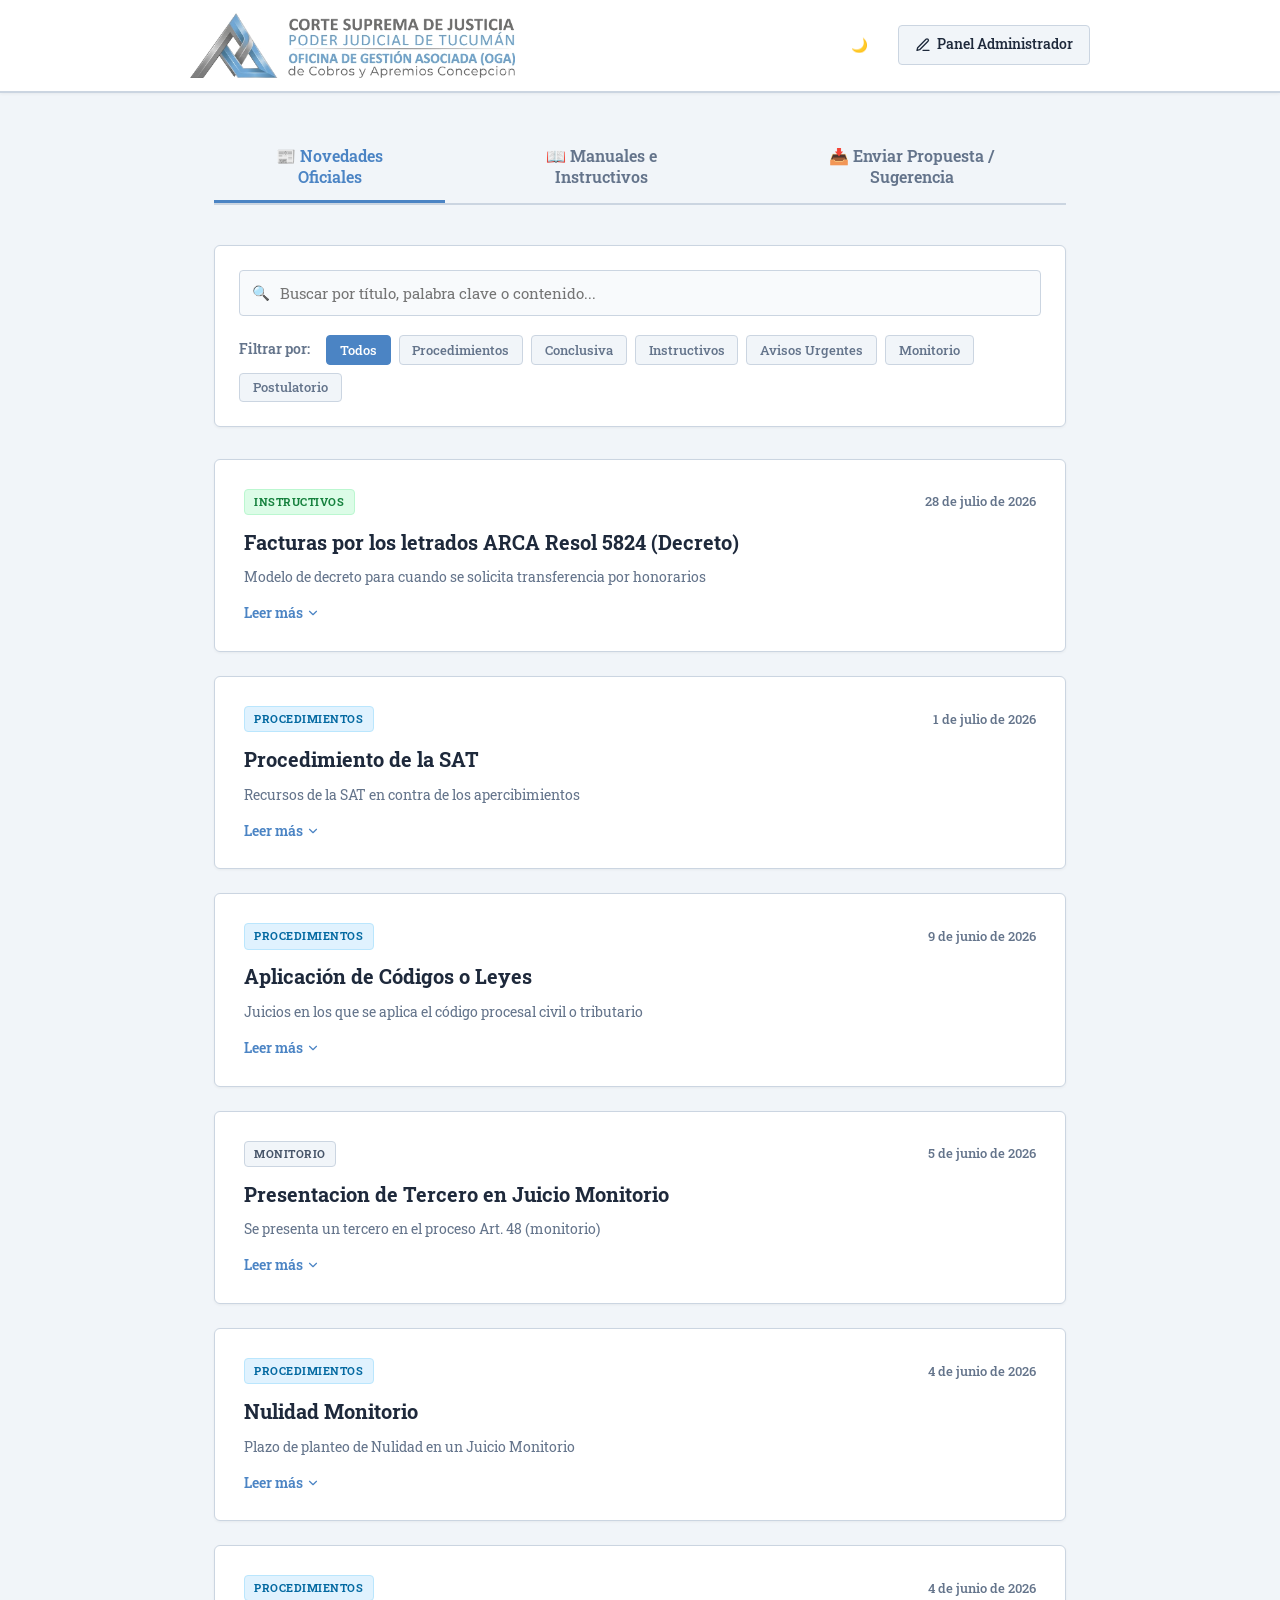
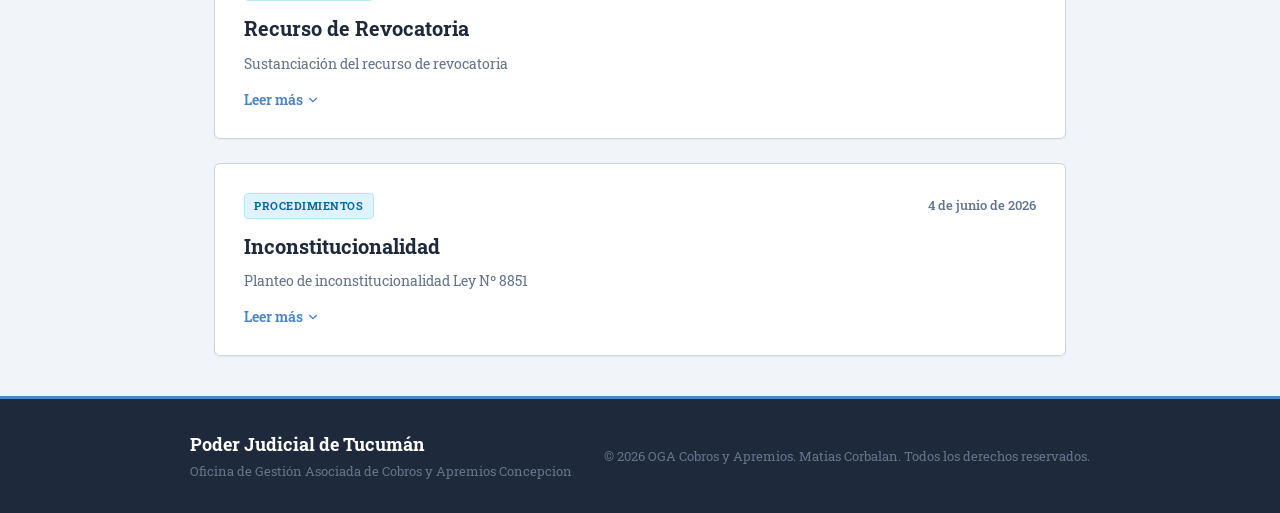
<file: index.html>
<!DOCTYPE html>
<html lang="es">
<head>
  <meta charset="UTF-8">
  <meta name="viewport" content="width=device-width, initial-scale=1.0">
  <title>Novedades | OGA de Cobros y Apremios - Poder Judicial de Tucumán</title>
  <meta name="description" content="Canal oficial de novedades, resoluciones, instructivos y avisos urgentes de la Oficina de Gestión Asociada de Cobros y Apremios.">
  
  <!-- Estilos -->
  <link rel="stylesheet" href="css/styles.css">
  
  <!-- Iconos (Símbolo de OGA de Concepción) -->
  <link rel="icon" type="image/x-icon" href="favicon.ico">
  <link rel="icon" type="image/png" sizes="32x32" href="assets/favicon.png">
  <link rel="apple-touch-icon" sizes="180x180" href="assets/apple-touch-icon.png">
</head>
<body>

  <!-- Encabezado Institucional (Diseño Claro al estilo de acordadas.justucuman.gov.ar) -->
  <header>
    <div class="header-container">
      <div class="brand">
        <!-- Restauración del logo original de la OGA -->
        <img src="assets/logo.png" alt="Logo Corte Suprema de Justicia - Poder Judicial de Tucumán - OGA Cobros y Apremios Concepcion" class="brand-logo">
      </div>
      <div class="nav-links">
        <!-- Botón de cambio de tema Claro / Oscuro -->
        <button id="theme-toggle" class="nav-btn secondary" title="Cambiar tema claro/oscuro">
          <span class="theme-icon">🌙</span>
        </button>
        <!-- Este botón redirige al panel autoadministrable -->
        <a href="admin/" class="nav-btn">
          <svg width="16" height="16" viewBox="0 0 24 24" fill="none" stroke="currentColor" stroke-width="2" stroke-linecap="round" stroke-linejoin="round"><path d="M12 20h9"/><path d="M16.5 3.5a2.12 2.12 0 0 1 3 3L7 19l-4 1 1-4Z"/></svg>
          Panel Administrador
        </a>
      </div>
    </div>
  </header>

  <!-- Cuerpo Principal (Ancho completo centrado sin barra lateral) -->
  <main class="main-wrapper">
    
    <!-- Selector de Pestañas Principales (Novedades vs Manuales) -->
    <nav class="main-nav-tabs">
      <button class="main-tab-btn active" data-main-tab="news">📰 Novedades Oficiales</button>
      <button class="main-tab-btn" data-main-tab="manuals">📖 Manuales e Instructivos</button>
      <button class="main-tab-btn" data-main-tab="requests">📥 Enviar Propuesta / Sugerencia</button>
    </nav>

    <!-- Contenido Pestaña 1: Novedades -->
    <div id="news-tab-content" class="main-tab-content active">
      <section class="content-section">
        <!-- Banner de Avisos Urgentes (Se activa dinámicamente vía JS) -->
        <div id="urgent-alert" class="urgent-banner">
          <div class="urgent-icon">🚨</div>
          <div class="urgent-content">
            <h3 id="urgent-title">Aviso de Interés Urgente</h3>
            <p id="urgent-desc">Cargando aviso...</p>
          </div>
        </div>

        <!-- Buscador y Filtros -->
        <div class="search-filter-section">
          <div class="search-box">
            <input type="text" id="search-input" class="search-input" placeholder="Buscar por título, palabra clave o contenido...">
          </div>
          <div class="filter-tags" id="filter-tags-container">
            <span class="filter-label">Filtrar por:</span>
            <!-- Se generarán dinámicamente vía JS (el botón "Todos" y las categorías de noticias.json) -->
          </div>
        </div>

        <!-- Contenedor dinámico de novedades -->
        <div id="news-list" class="news-container">
          <!-- Renderizado por JS -->
          <div class="no-results">
            <p>Cargando novedades oficiales...</p>
          </div>
        </div>
      </section>
    </div>

    <!-- Contenido Pestaña 2: Manuales e Instructivos -->
    <div id="manuals-tab-content" class="main-tab-content">
      <section class="content-section">
        <!-- Listado General de Manuales -->
        <div id="manuals-list-container">
          <div class="search-filter-section">
            <div class="search-box">
              <input type="text" id="manual-search-input" class="search-input" placeholder="Buscar instructivos por título o descripción...">
            </div>
          </div>
          <div id="manuals-grid" class="news-container">
            <!-- Cargado por JS -->
            <div class="no-results">
              <p>Cargando instructivos oficiales...</p>
            </div>
          </div>
        </div>

        <!-- Vista de Detalle de un Manual (Paso a Paso) -->
        <div id="manual-detail-container" style="display: none;">
          <div style="margin-bottom: 2rem;">
            <button id="btn-back-to-manuals" class="nav-btn secondary">
              <svg width="14" height="14" viewBox="0 0 24 24" fill="none" stroke="currentColor" stroke-width="2" stroke-linecap="round" stroke-linejoin="round"><path d="M19 12H5"/><path d="m12 19-7-7 7-7"/></svg>
              Volver al listado
            </button>
            <h1 id="manual-detail-title" style="margin-top: 1.5rem; color: var(--primary-dark); font-size: 1.6rem; font-weight: 700;">Título del Instructivo</h1>
            <p id="manual-detail-desc" class="news-summary" style="margin-top: 0.5rem; font-size: 1rem;">Descripción detallada.</p>
          </div>
          
          <!-- Contenedor de la línea de tiempo vertical -->
          <div id="manual-steps-timeline" class="timeline-container">
            <!-- Cargado por JS -->
          </div>
        </div>
      </section>
    </div>

    <!-- Contenido Pestaña 3: Propuestas y Sugerencias -->
    <div id="requests-tab-content" class="main-tab-content">
      <section class="content-section" style="max-width: 600px; margin: 0 auto;">
        <div class="admin-card" style="border-top: 4px solid var(--primary-light);">
          <div style="text-align: center; margin-bottom: 1.5rem;">
            <h2 style="font-size: 1.4rem; color: var(--primary-dark); margin-bottom: 0.3rem;">Enviar Propuesta o Sugerencia</h2>
            <p style="color: var(--text-muted); font-size: 0.85rem;">Enviá tus consultas, correcciones u observaciones de funciones para ser evaluadas por el administrador.</p>
          </div>
          
          <form id="public-request-form">
            <div class="form-group">
              <label for="req-name">Tu Nombre y Apellido *</label>
              <input type="text" id="req-name" class="form-control" placeholder="Ej: Dr. Juan Pérez" required>
            </div>
            
            <div class="form-group">
              <label for="req-detail">Detalle de la Tarea / Corrección / Función *</label>
              <textarea id="req-detail" class="form-control" placeholder="Describa claramente lo que solicita u observa en el sistema..." rows="5" required></textarea>
            </div>
            
            <button type="submit" id="btn-submit-request" class="action-btn" style="width: 100%; padding: 0.75rem; margin-top: 1rem;">Enviar Propuesta</button>
          </form>
          
          <div id="request-success-msg" style="display: none; text-align: center; margin-top: 1.5rem; padding: 1.5rem; background: #dcfce7; border: 1px solid #bbf7d0; color: #166534; border-radius: var(--radius-sm);">
            <div style="font-size: 2rem; margin-bottom: 0.5rem;">✅</div>
            <strong>¡Propuesta enviada con éxito!</strong>
            <p style="font-size: 0.85rem; margin-top: 0.3rem; color: #14532d;">Ha sido registrada en la planilla y quedará bajo evaluación del administrador de la OGA.</p>
            <button type="button" id="btn-new-request" class="action-btn secondary" style="margin-top: 1rem; font-size: 0.8rem; padding: 0.4rem 0.8rem;">Enviar otra propuesta</button>
          </div>
        </div>
      </section>
    </div>
  </main>

  <!-- Pie de Página -->
  <footer>
    <div class="footer-content">
      <div class="footer-brand">
        <h2>Poder Judicial de Tucumán</h2>
        <p>Oficina de Gestión Asociada de Cobros y Apremios Concepcion</p>
      </div>
      <div class="footer-copy">
        &copy; 2026 OGA Cobros y Apremios. Matias Corbalan. Todos los derechos reservados.
      </div>
    </div>
  </footer>

  <!-- Scripts del Sistema -->
  <script src="js/app.js"></script>
</body>
</html>
</file>
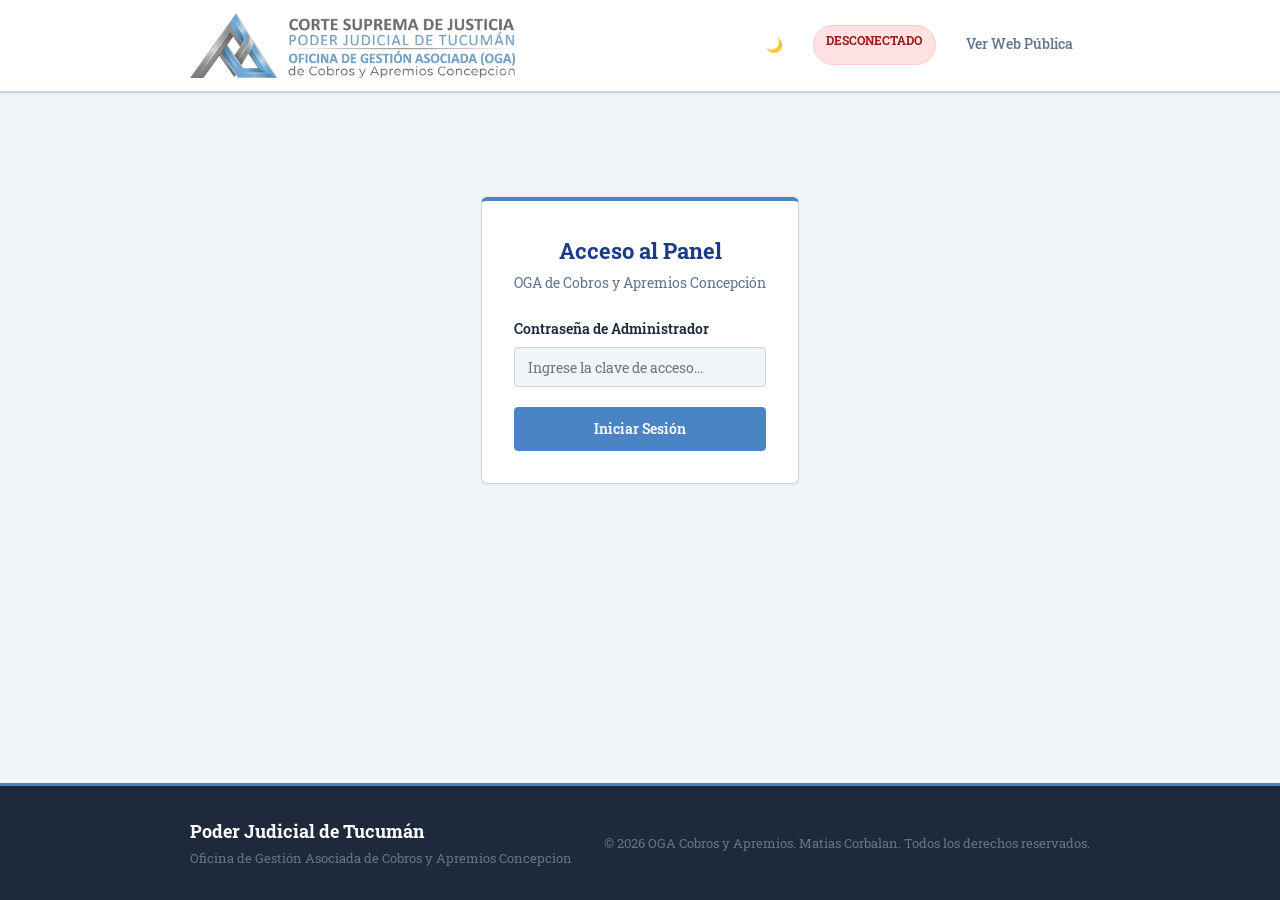
<file: admin/index.html>
<!DOCTYPE html>
<html lang="es">
<head>
  <meta charset="utf-8" />
  <meta name="viewport" content="width=device-width, initial-scale=1.0" />
  <title>Administrador de Novedades | OGA de Cobros y Apremios</title>
  
  <!-- Estilos compartidos -->
  <link rel="stylesheet" href="../css/styles.css">
  
  <!-- Iconos (Símbolo de OGA de Concepción) -->
  <link rel="icon" type="image/x-icon" href="../favicon.ico">
  <link rel="icon" type="image/png" sizes="32x32" href="../assets/favicon.png">
  <link rel="apple-touch-icon" sizes="180x180" href="../assets/apple-touch-icon.png">
</head>
<body>

  <header>
    <div class="header-container">
      <div class="brand">
        <!-- Restauración del logo original de la OGA -->
        <img src="../assets/logo.png" alt="Logo Poder Judicial de Tucumán" class="brand-logo">
      </div>
      <div class="nav-links">
        <!-- Botón de cambio de tema Claro / Oscuro -->
        <button id="theme-toggle" class="nav-btn secondary" title="Cambiar tema claro/oscuro">
          <span class="theme-icon">🌙</span>
        </button>
        <span id="connection-status" class="connection-badge danger">Desconectado</span>
        <button id="btn-disconnect" class="nav-btn" style="display: none;">Salir del Panel</button>
        <a href="../index.html" class="nav-btn secondary">Ver Web Pública</a>
      </div>
    </div>
  </header>

  <!-- Cuerpo Principal (Login o Dashboard) -->
  <main class="main-wrapper">
    
    <!-- Contenedor del Login (Se muestra por defecto) -->
    <div id="login-container" class="admin-card" style="max-width: 450px; margin: 4rem auto; display: block; border-top: 4px solid var(--primary-light);">
      <div style="text-align: center; margin-bottom: 1.5rem;">
        <h2 style="font-size: 1.4rem; color: var(--primary-dark); margin-bottom: 0.3rem;">Acceso al Panel</h2>
        <p style="color: var(--text-muted); font-size: 0.85rem;">OGA de Cobros y Apremios Concepción</p>
      </div>
      
      <form id="login-form">
        <div class="form-group">
          <label for="admin-password">Contraseña de Administrador</label>
          <input type="password" id="admin-password" class="form-control" placeholder="Ingrese la clave de acceso..." required>
        </div>
        <button type="submit" class="action-btn" style="width: 100%; padding: 0.75rem;">Iniciar Sesión</button>
      </form>
    </div>

    <!-- Contenedor del Dashboard (Oculto por defecto hasta loguearse) -->
    <div id="dashboard-container" style="display: none;">
      
      <!-- Barra de Pestañas -->
      <nav class="admin-nav-bar">
        <button class="tab-btn active" data-tab="news">📰 Novedades Publicadas</button>
        <button class="tab-btn" data-tab="categories">🏷️ Categorías de Filtros</button>
        <button class="tab-btn" data-tab="manuals">📖 Gestionar Manuales</button>
        <button class="tab-btn" data-tab="requests">📥 Propuestas de Usuarios</button>
      </nav>

      <!-- Pestaña: Novedades -->
      <section id="news-tab" class="tab-content active">
        <div class="admin-card">
          <div class="admin-card-header">
            <h2>Gestión de Novedades de la OGA</h2>
            <button id="btn-add-news" class="action-btn">＋ Agregar Novedad</button>
          </div>
          
          <div style="overflow-x: auto;">
            <table class="admin-table">
              <thead>
                <tr>
                  <th>Título</th>
                  <th>Categoría</th>
                  <th>Fecha</th>
                  <th>Acciones</th>
                </tr>
              </thead>
              <tbody id="news-table-body">
                <!-- Renderizado por js/admin.js -->
              </tbody>
            </table>
          </div>
        </div>
      </section>

      <!-- Pestaña: Categorías -->
      <section id="categories-tab" class="tab-content">
        <div class="admin-card">
          <div class="admin-card-header">
            <h2>Configuración de Filtros (Categorías)</h2>
          </div>
          
          <div class="warning-box" style="background: #e0f2fe; border-color: #bae6fd; border-left-color: #0284c7; color: #0369a1;">
            <strong>Integridad de datos activa:</strong> Si modificás el nombre de una categoría existente, el sistema buscará todas las novedades publicadas y actualizará automáticamente su categoría para evitar que queden desvinculadas.
          </div>

          <div class="categories-container">
            <form id="add-category-form" class="add-category-box">
              <input type="text" id="new-category-input" class="form-control" placeholder="Ej: Acordadas" required>
              <button type="submit" class="action-btn">＋ Añadir Categoría</button>
            </form>

            <ul id="categories-list" class="categories-list-ul">
              <!-- Renderizado por js/admin.js -->
            </ul>
          </div>
        </div>
      </section>

      <!-- Pestaña: Manuales e Instructivos -->
      <section id="manuals-tab" class="tab-content">
        <div class="admin-card">
          <div class="admin-card-header">
            <h2>Gestión de Manuales e Instructivos</h2>
            <button id="btn-add-manual" class="action-btn">＋ Agregar Manual</button>
          </div>
          
          <div style="overflow-x: auto;">
            <table class="admin-table">
              <thead>
                <tr>
                  <th>Título</th>
                  <th>Pasos</th>
                  <th>Fecha</th>
                  <th>Acciones</th>
                </tr>
              </thead>
              <tbody id="manuals-table-body">
                <!-- Renderizado por js/admin.js -->
              </tbody>
            </table>
          </div>
        </div>
      </section>

      <!-- Pestaña: Propuestas y Requerimientos Recibidos (Google Sheets) -->
      <section id="requests-tab" class="tab-content">
        <div class="admin-card">
          <div class="admin-card-header" style="flex-wrap: wrap; gap: 1rem;">
            <h2>Propuestas e Informes de Usuarios</h2>
            <!-- Configuración del script de Google -->
            <div style="display: flex; gap: 0.5rem; align-items: center; width: 100%; max-width: 500px; margin-left: auto;">
              <input type="url" id="google-script-url-input" class="form-control" placeholder="Pegar URL de Google Apps Script Web App..." style="padding: 0.4rem 0.6rem; font-size: 0.8rem;">
              <button type="button" id="btn-save-google-url" class="action-btn" style="padding: 0.4rem 0.8rem; font-size: 0.8rem; white-space: nowrap;">Guardar URL</button>
            </div>
          </div>
          
          <div class="warning-box" id="google-config-warning" style="background: #fee2e2; border-color: #fecaca; border-left-color: #ef4444; color: #991b1b; display: block;">
            <strong>Falta Configuración:</strong> Pegá la URL de tu aplicación web de Google Script arriba para conectar con la base de datos de Google Sheets y visualizar las sugerencias recibidas.
          </div>

          <div style="overflow-x: auto;">
            <table class="admin-table">
              <thead>
                <tr>
                  <th>Fecha</th>
                  <th>Usuario</th>
                  <th>Detalle de la Propuesta / Función</th>
                  <th>Estado</th>
                  <th>Acciones</th>
                </tr>
              </thead>
              <tbody id="requests-table-body">
                <tr><td colspan="5" style="text-align: center;">Ingrese la URL de su Script para conectarse a Google Sheets.</td></tr>
              </tbody>
            </table>
          </div>
        </div>
      </section>

    </div>
  </main>

  <!-- Pie de Página -->
  <footer>
    <div class="footer-content">
      <div class="footer-brand">
        <h2>Poder Judicial de Tucumán</h2>
        <p>Oficina de Gestión Asociada de Cobros y Apremios Concepcion</p>
      </div>
      <div class="footer-copy">
        &copy; 2026 OGA Cobros y Apremios. Matias Corbalan. Todos los derechos reservados.
      </div>
    </div>
  </footer>

  <!-- Modal para Agregar/Editar Novedades -->
  <div id="news-modal" class="modal-overlay">
    <div class="modal-container">
      <div class="modal-header">
        <h3 id="modal-title">Nueva Novedad</h3>
      </div>
      <form id="news-form">
        <div class="modal-body">
          <div class="form-group">
            <label for="news-title">Título de la Novedad *</label>
            <input type="text" id="news-title" class="form-control" placeholder="Ej: Nuevas planillas de liquidación..." required>
          </div>
          
          <div style="display: grid; grid-template-columns: 1fr 1fr; gap: 1rem;">
            <div class="form-group">
              <label for="news-date">Fecha de Publicación *</label>
              <input type="date" id="news-date" class="form-control" required>
            </div>
            <div class="form-group">
              <label for="news-category">Categoría (Filtro) *</label>
              <select id="news-category" class="form-control" required>
                <!-- Se poblará dinámicamente con las categorías de categorias.json -->
              </select>
            </div>
          </div>

          <div class="form-group">
            <label for="news-summary">Resumen Breve *</label>
            <input type="text" id="news-summary" class="form-control" placeholder="Vista previa rápida (una línea) que aparece en la portada..." required>
          </div>

          <div class="form-group">
            <label for="news-content">Contenido Detallado *</label>
            <textarea id="news-content" class="form-control" placeholder="Contenido completo de la noticia. Soporta formato Markdown simple (ej: **negrita**, listas con * e hilos de títulos ###)" required></textarea>
          </div>

          <div style="display: grid; grid-template-columns: 1fr 1.5fr; gap: 1rem;">
            <div class="form-group">
              <label for="news-attach-name">Nombre del Adjunto (Opcional)</label>
              <input type="text" id="news-attach-name" class="form-control" placeholder="Ej: Resolucion_12_2026.pdf">
            </div>
            <div class="form-group">
              <label for="news-attach-url">URL del Adjunto / Enlace (Opcional)</label>
              <input type="url" id="news-attach-url" class="form-control" placeholder="Ej: https://tudominio.com/archivos/doc.pdf">
            </div>
          </div>
        </div>
        <div class="modal-footer">
          <button type="button" id="btn-cancel-news" class="action-btn secondary">Cancelar</button>
          <button type="submit" class="action-btn">Publicar Novedad</button>
        </div>
      </form>
    </div>
  </div>

  <!-- Modal para Agregar/Editar Manuales -->
  <div id="manuals-modal" class="modal-overlay">
    <div class="modal-container" style="max-width: 700px;">
      <div class="modal-header">
        <h3 id="manual-modal-title">Nuevo Instructivo</h3>
      </div>
      <form id="manuals-form">
        <div class="modal-body">
          <div class="form-group">
            <label for="manual-title">Título del Manual *</label>
            <input type="text" id="manual-title" class="form-control" placeholder="Ej: Mandamiento de Ejecución y Embargo" required>
          </div>

          <div class="form-group">
            <label for="manual-date">Fecha *</label>
            <input type="date" id="manual-date" class="form-control" style="max-width: 200px;" required>
          </div>

          <div class="form-group">
            <label for="manual-desc">Descripción Breve *</label>
            <input type="text" id="manual-desc" class="form-control" placeholder="Resumen corto que aparece en el listado..." required>
          </div>

          <div style="border-top: 1px solid var(--border-color); margin-top: 1.5rem; padding-top: 1.5rem;">
            <div style="display: flex; justify-content: space-between; align-items: center; margin-bottom: 1rem;">
              <h4 style="color: var(--primary-dark); font-weight: 700; font-size: 1.05rem;">Pasos del Instructivo</h4>
              <button type="button" id="btn-add-step" class="action-btn secondary" style="padding: 0.35rem 0.8rem; font-size: 0.8rem;">＋ Añadir Paso</button>
            </div>
            
            <!-- Contenedor de pasos dinámicos -->
            <div id="manual-steps-container" style="display: flex; flex-direction: column; gap: 1rem; max-height: 400px; overflow-y: auto; padding-right: 0.5rem;">
              <!-- Se generarán dinámicamente -->
            </div>
          </div>
        </div>
        <div class="modal-footer">
          <button type="button" id="btn-cancel-manual" class="action-btn secondary">Cancelar</button>
          <button type="submit" class="action-btn">Publicar Instructivo</button>
        </div>
      </form>
    </div>
  </div>

  <!-- Contenedor Toast para Notificaciones Flotantes -->
  <div id="toast" class="toast">
    <span id="toast-message">Guardando cambios...</span>
  </div>

  <!-- Scripts -->
  <script src="../js/admin.js"></script>
</body>
</html>
</file>
<file: css/styles.css>
/* Import Google Fonts: Roboto Slab (as used in acordadas.justucuman.gov.ar) */
@import url('https://fonts.googleapis.com/css2?family=Roboto+Slab:wght@300;400;500;600;700&display=swap');

/* Color Design System aligned with the Poder Judicial de Tucumán website */
:root {
  --primary-color: #334155;      /* Slate 700 - Texto principal y elementos neutros */
  --primary-light: #4b84c4;      /* Azul Acero - Color predominante del logo */
  --primary-dark: #1e3a8a;       /* Azul Marino Judicial */
  --accent-color: #d97706;       /* Dorado/Bronce suave para llamados de atención */
  --bg-color: #f1f5f9;           /* Fondo gris neutral claro */
  --card-bg: #ffffff;            /* Fondo de tarjetas blanco */
  --text-main: #1e293b;          /* Texto principal Slate 800 */
  --text-muted: #64748b;         /* Texto secundario Slate 500 */
  --border-color: #cbd5e1;       /* Bordes definidos estilo documento (Slate 300) */
  --radius-sm: 4px;              /* Bordes más rectos estilo formal/documental */
  --radius-md: 6px;
  --font-family: 'Roboto Slab', Georgia, serif;
  --transition: all 0.2s ease-in-out;
  --shadow-sm: 0 1px 3px rgba(0, 0, 0, 0.05);
  --shadow-md: 0 4px 6px -1px rgba(0, 0, 0, 0.05), 0 2px 4px -2px rgba(0, 0, 0, 0.05);
}

/* Modo Oscuro Premium */
body.dark-theme {
  --primary-color: #e2e8f0;      /* Claro para contraste en fondo oscuro */
  --primary-light: #60a5fa;      /* Azul cian brillante */
  --primary-dark: #3b82f6;
  --accent-color: #f59e0b;
  --bg-color: #0f172a;          /* Fondo oscuro Slate 900 */
  --card-bg: #1e293b;           /* Tarjetas Slate 800 */
  --text-main: #f8fafc;         /* Texto claro Slate 50 */
  --text-muted: #94a3b8;        /* Texto atenuado Slate 400 */
  --border-color: #334155;      /* Bordes oscuros Slate 700 */
}

/* Reset y diseño base */
* {
  box-sizing: border-box;
  margin: 0;
  padding: 0;
  font-family: var(--font-family) !important;
}

body {
  background-color: var(--bg-color);
  color: var(--text-main);
  line-height: 1.6;
  -webkit-font-smoothing: antialiased;
  display: flex;
  flex-direction: column;
  min-height: 100vh;
}

/* Header al estilo de acordadas.justucuman.gov.ar (Fondo claro e institucional) */
header {
  background-color: var(--card-bg);
  padding: 0.8rem 1.5rem;
  box-shadow: var(--shadow-sm);
  border-bottom: 2px solid var(--border-color);
  transition: var(--transition);
}

.header-container {
  max-width: 900px;
  margin: 0 auto;
  display: flex;
  justify-content: space-between;
  align-items: center;
  flex-wrap: wrap;
  gap: 1rem;
}

.brand {
  display: flex;
  align-items: center;
}

/* Imagen del Logo original */
.brand-logo {
  height: 65px;
  width: auto;
  max-width: 100%;
  display: block;
  transition: var(--transition);
}

/* En Modo Oscuro, invertimos los colores del logo original (texto oscuro y logo metálico)
   sobre la transparencia para que contraste correctamente en el encabezado oscuro */
body.dark-theme .brand-logo {
  filter: invert(1) hue-rotate(180deg);
}

@media (max-width: 600px) {
  .brand-logo {
    height: 48px; /* Reducción de escala para móviles */
  }
  .header-container {
    justify-content: center;
    text-align: center;
  }
}

.nav-links {
  display: flex;
  gap: 0.8rem;
}

.nav-btn {
  background: var(--bg-color);
  border: 1px solid var(--border-color);
  color: var(--text-main);
  padding: 0.5rem 1rem;
  border-radius: var(--radius-sm);
  cursor: pointer;
  font-weight: 500;
  font-size: 0.85rem;
  text-decoration: none;
  transition: var(--transition);
  display: inline-flex;
  align-items: center;
  gap: 0.4rem;
}

.nav-btn:hover {
  background: var(--primary-light);
  color: white;
  border-color: var(--primary-light);
}

.nav-btn.secondary {
  background: transparent;
  border-color: transparent;
  color: var(--text-muted);
}

.nav-btn.secondary:hover {
  color: var(--text-main);
  background: var(--border-color);
}

/* Main Layout Centered & Single Column (No sidebar, similar to Acordadas) */
.main-wrapper {
  max-width: 900px;
  margin: 2.5rem auto;
  padding: 0 1.5rem;
  flex: 1;
}

.content-section {
  width: 100%;
}

/* Search and Filters */
.search-filter-section {
  background: var(--card-bg);
  border: 1px solid var(--border-color);
  border-radius: var(--radius-md);
  padding: 1.5rem;
  margin-bottom: 2rem;
  box-shadow: var(--shadow-sm);
  display: flex;
  flex-direction: column;
  gap: 1.2rem;
}

.search-box {
  position: relative;
  width: 100%;
}

.search-input {
  width: 100%;
  padding: 0.75rem 1rem 0.75rem 2.5rem;
  border: 1px solid var(--border-color);
  border-radius: var(--radius-sm);
  font-size: 0.95rem;
  color: var(--text-main);
  background: #f8fafc;
  transition: var(--transition);
}

.search-input:focus {
  outline: none;
  border-color: var(--primary-light);
  background: white;
  box-shadow: 0 0 0 3px rgba(75, 132, 196, 0.15);
}

.search-box::before {
  content: "🔍";
  position: absolute;
  left: 0.8rem;
  top: 50%;
  transform: translateY(-50%);
  font-size: 0.9rem;
  color: var(--text-muted);
}

.filter-tags {
  display: flex;
  flex-wrap: wrap;
  gap: 0.5rem;
  align-items: center;
}

.filter-label {
  font-size: 0.85rem;
  font-weight: 600;
  color: var(--text-muted);
  margin-right: 0.5rem;
}

.tag-btn {
  background: var(--bg-color);
  border: 1px solid var(--border-color);
  padding: 0.35rem 0.8rem;
  border-radius: var(--radius-sm);
  font-size: 0.8rem;
  font-weight: 500;
  color: var(--text-muted);
  cursor: pointer;
  transition: var(--transition);
}

.tag-btn:hover {
  background: var(--border-color);
  color: var(--text-main);
}

.tag-btn.active {
  background: var(--primary-light);
  border-color: var(--primary-light);
  color: white;
}

/* Urgent Alert Banner */
.urgent-banner {
  background: #fee2e2;
  border: 1px solid #fecaca;
  border-left: 4px solid #ef4444;
  border-radius: var(--radius-sm);
  padding: 1rem;
  margin-bottom: 2rem;
  display: none;
  align-items: flex-start;
  gap: 0.8rem;
}

.urgent-banner.active {
  display: flex;
}

.urgent-icon {
  font-size: 1.3rem;
  line-height: 1;
}

.urgent-content h3 {
  color: #991b1b;
  font-size: 1rem;
  font-weight: 700;
  margin-bottom: 0.1rem;
}

.urgent-content p {
  color: #7f1d1d;
  font-size: 0.85rem;
}

/* News List Grid (Full-width items) */
.news-container {
  display: flex;
  flex-direction: column;
  gap: 1.5rem;
}

.news-card {
  background: var(--card-bg);
  border: 1px solid var(--border-color);
  border-radius: var(--radius-md);
  padding: 1.8rem;
  box-shadow: var(--shadow-sm);
  transition: var(--transition);
  position: relative;
}

.news-card:hover {
  border-color: var(--primary-light);
  box-shadow: var(--shadow-md);
}

.card-header {
  display: flex;
  justify-content: space-between;
  align-items: center;
  margin-bottom: 0.8rem;
  flex-wrap: wrap;
  gap: 0.5rem;
}

.badge {
  font-size: 0.7rem;
  font-weight: 700;
  text-transform: uppercase;
  padding: 0.2rem 0.6rem;
  border-radius: var(--radius-sm);
  letter-spacing: 0.5px;
  border: 1px solid #cbd5e1;
  background: #f1f5f9;
  color: #475569;
}

/* Category Badges matching PJT identity */
.badge.procedimientos { background: #e0f2fe; color: #0369a1; border-color: #bae6fd; }
.badge.resoluciones { background: #f3e8ff; color: #6b21a8; border-color: #e9d5ff; }
.badge.instructivos { background: #dcfce7; color: #15803d; border-color: #bbf7d0; }
.badge.avisos-urgentes { background: #fee2e2; color: #b91c1c; border-color: #fecaca; }

.news-date {
  font-size: 0.8rem;
  color: var(--text-muted);
  font-weight: 500;
}

.news-card h2 {
  color: var(--text-main);
  font-size: 1.25rem;
  font-weight: 700;
  margin-bottom: 0.6rem;
  line-height: 1.4;
}

.news-summary {
  color: var(--text-muted);
  font-size: 0.9rem;
  margin-bottom: 1rem;
}

/* Expandable content */
.news-full-content {
  display: none;
  border-top: 1px dashed var(--border-color);
  padding-top: 1rem;
  margin-top: 1rem;
  color: var(--text-main);
  font-size: 0.9rem;
}

.news-full-content.active {
  display: block;
}

.news-full-content h3, .news-full-content h4 {
  color: var(--primary-dark);
  margin: 1rem 0 0.5rem 0;
  font-weight: 700;
  font-size: 1.05rem;
}

.news-full-content p {
  margin-bottom: 0.75rem;
}

.news-full-content ul, .news-full-content ol {
  margin-left: 1.2rem;
  margin-bottom: 0.8rem;
}

.news-full-content li {
  margin-bottom: 0.3rem;
}

.news-actions {
  display: flex;
  justify-content: space-between;
  align-items: center;
  margin-top: 1rem;
  flex-wrap: wrap;
  gap: 0.8rem;
}

.read-more-btn {
  background: transparent;
  border: none;
  color: var(--primary-light);
  font-weight: 600;
  font-size: 0.85rem;
  cursor: pointer;
  padding: 0;
  display: inline-flex;
  align-items: center;
  gap: 0.2rem;
  transition: var(--transition);
}

.read-more-btn:hover {
  color: var(--primary-dark);
}

.read-more-btn svg {
  transition: transform 0.2s;
}

.read-more-btn.active svg {
  transform: rotate(180deg);
}

.attachment-btn {
  background: var(--bg-color);
  border: 1px solid var(--border-color);
  color: var(--text-muted);
  padding: 0.4rem 0.8rem;
  border-radius: var(--radius-sm);
  text-decoration: none;
  font-size: 0.8rem;
  font-weight: 500;
  display: inline-flex;
  align-items: center;
  gap: 0.3rem;
  transition: var(--transition);
}

.attachment-btn:hover {
  background: var(--primary-light);
  color: white;
  border-color: var(--primary-light);
}

/* Empty State */
.no-results {
  background: var(--card-bg);
  border: 1px dashed var(--border-color);
  border-radius: var(--radius-md);
  padding: 3rem 1.5rem;
  text-align: center;
  color: var(--text-muted);
}

.no-results-icon {
  font-size: 2.2rem;
  margin-bottom: 0.8rem;
}

.no-results h3 {
  font-size: 1.1rem;
  color: var(--text-main);
  margin-bottom: 0.3rem;
}

/* Footer (Discreto y formal) */
footer {
  background-color: #1e293b;
  color: #94a3b8;
  padding: 2rem 1.5rem;
  border-top: 3px solid var(--primary-light);
  margin-top: auto;
}

.footer-content {
  max-width: 900px;
  margin: 0 auto;
  display: flex;
  justify-content: space-between;
  align-items: center;
  flex-wrap: wrap;
  gap: 1.5rem;
}

.footer-brand h2 {
  color: white;
  font-size: 1.1rem;
  font-weight: 700;
}

.footer-brand p {
  font-size: 0.8rem;
  color: #64748b;
  margin-top: 0.1rem;
}

.footer-copy {
  font-size: 0.8rem;
  color: #64748b;
}

@media (max-width: 600px) {
  .footer-content {
    flex-direction: column;
    text-align: center;
  }
}

/* ==========================================================================
   Admin Dashboard Styling
   ========================================================================== */

/* Admin Header & Nav */
.admin-nav-bar {
  display: flex;
  border-bottom: 2px solid var(--border-color);
  margin-bottom: 2rem;
  background: var(--card-bg);
  padding: 0 1rem;
  border-radius: var(--radius-md);
  box-shadow: var(--shadow-sm);
  gap: 0.5rem;
}

.tab-btn {
  background: transparent;
  border: none;
  border-bottom: 3px solid transparent;
  padding: 1rem 1.2rem;
  font-weight: 500;
  font-size: 0.9rem;
  color: var(--text-muted);
  cursor: pointer;
  transition: var(--transition);
}

.tab-btn:hover:not(:disabled) {
  color: var(--primary-light);
}

.tab-btn.active {
  color: var(--primary-light);
  border-bottom-color: var(--primary-light);
  font-weight: 600;
}

.tab-btn:disabled {
  opacity: 0.4;
  cursor: not-allowed;
}

.tab-content {
  display: none;
  animation: fadeIn 0.25s ease-out;
}

.tab-content.active {
  display: block;
}

/* Connection Badges */
.connection-badge {
  display: inline-block;
  padding: 0.3rem 0.8rem;
  border-radius: 20px;
  font-size: 0.75rem;
  font-weight: 700;
  text-transform: uppercase;
}

.connection-badge.success {
  background-color: #dcfce7;
  color: #166534;
  border: 1px solid #bbf7d0;
}

.connection-badge.danger {
  background-color: #fee2e2;
  color: #991b1b;
  border: 1px solid #fecaca;
}

/* Cards & Panel Layouts */
.admin-card {
  background: var(--card-bg);
  border: 1px solid var(--border-color);
  border-radius: var(--radius-md);
  padding: 2rem;
  box-shadow: var(--shadow-sm);
  margin-bottom: 2rem;
}

.admin-card-header {
  display: flex;
  justify-content: space-between;
  align-items: center;
  margin-bottom: 1.5rem;
  border-bottom: 1px solid var(--border-color);
  padding-bottom: 0.8rem;
}

.admin-card h2 {
  font-size: 1.3rem;
  font-weight: 700;
  color: var(--primary-dark);
}

.warning-box {
  background: #fef3c7;
  border: 1px solid #fde68a;
  border-left: 4px solid #d97706;
  color: #78350f;
  padding: 1rem;
  border-radius: var(--radius-sm);
  font-size: 0.85rem;
  margin-bottom: 1.5rem;
}

/* Form Controls */
.form-group {
  margin-bottom: 1.2rem;
}

.form-group label {
  display: block;
  font-size: 0.85rem;
  font-weight: 600;
  color: var(--text-main);
  margin-bottom: 0.4rem;
}

.form-control {
  width: 100%;
  padding: 0.6rem 0.8rem;
  border: 1px solid var(--border-color);
  border-radius: var(--radius-sm);
  font-size: 0.9rem;
  color: var(--text-main);
  background: var(--bg-color);
  transition: var(--transition);
}

.form-control:focus {
  outline: none;
  border-color: var(--primary-light);
  background: var(--card-bg);
  box-shadow: 0 0 0 3px rgba(75, 132, 196, 0.15);
}

.form-help {
  font-size: 0.75rem;
  color: var(--text-muted);
  margin-top: 0.3rem;
}

/* Action Buttons */
.action-btn {
  background: var(--primary-light);
  border: 1px solid var(--primary-light);
  color: white;
  padding: 0.5rem 1.2rem;
  border-radius: var(--radius-sm);
  font-weight: 600;
  font-size: 0.85rem;
  cursor: pointer;
  transition: var(--transition);
}

.action-btn:hover {
  background: var(--primary-dark);
  border-color: var(--primary-dark);
}

.action-btn.danger {
  background: #ef4444;
  border-color: #ef4444;
}

.action-btn.danger:hover {
  background: #dc2626;
  border-color: #dc2626;
}

.action-btn.secondary {
  background: var(--bg-color);
  border-color: var(--border-color);
  color: var(--text-main);
}

.action-btn.secondary:hover {
  background: var(--border-color);
}

/* Admin Tables */
.admin-table {
  width: 100%;
  border-collapse: collapse;
  margin-top: 1rem;
}

.admin-table th, .admin-table td {
  padding: 0.75rem 1rem;
  text-align: left;
  border-bottom: 1px solid var(--border-color);
  font-size: 0.85rem;
}

.admin-table th {
  background: var(--bg-color);
  font-weight: 700;
  color: var(--text-main);
}

.td-title {
  max-width: 350px;
  white-space: nowrap;
  overflow: hidden;
  text-overflow: ellipsis;
}

.table-badge {
  background: #f1f5f9;
  color: var(--text-muted);
  padding: 0.15rem 0.5rem;
  border-radius: var(--radius-sm);
  font-size: 0.7rem;
  font-weight: 600;
  border: 1px solid var(--border-color);
  text-transform: uppercase;
}

.table-actions {
  display: flex;
  gap: 0.5rem;
  align-items: center;
  justify-content: flex-start;
  white-space: nowrap;
}

.action-btn.edit-btn {
  padding: 0.25rem 0.6rem;
  font-size: 0.75rem;
  background: #f1f5f9;
  color: var(--primary-light);
  border-color: #cbd5e1;
}

.action-btn.edit-btn:hover {
  background: var(--primary-light);
  color: white;
  border-color: var(--primary-light);
}

.action-btn.delete-btn {
  padding: 0.25rem 0.6rem;
  font-size: 0.75rem;
  background: #fee2e2;
  color: #ef4444;
  border-color: #fecaca;
}

.action-btn.delete-btn:hover {
  background: #ef4444;
  color: white;
  border-color: #ef4444;
}

/* Categories List Styling */
.categories-container {
  max-width: 500px;
}

.add-category-box {
  display: flex;
  gap: 0.5rem;
  margin-bottom: 1.5rem;
}

.add-category-box input {
  flex: 1;
}

.categories-list-ul {
  list-style: none;
  border: 1px solid var(--border-color);
  border-radius: var(--radius-sm);
  background: var(--bg-color);
  overflow: hidden;
}

.category-item {
  border-bottom: 1px solid var(--border-color);
  padding: 0.75rem 1rem;
  background: var(--card-bg);
  transition: var(--transition);
}

.category-item:last-child {
  border-bottom: none;
}

.category-display-view {
  display: flex;
  justify-content: space-between;
  align-items: center;
}

.category-name {
  font-weight: 600;
  font-size: 0.9rem;
  color: var(--text-main);
}

.category-item-actions {
  display: flex;
  gap: 0.4rem;
}

.cat-btn {
  background: transparent;
  border: none;
  cursor: pointer;
  font-size: 0.75rem;
  font-weight: 600;
}

.cat-edit-btn {
  color: var(--primary-light);
}

.cat-edit-btn:hover {
  color: var(--primary-dark);
}

.cat-delete-btn {
  color: #ef4444;
}

.cat-delete-btn:hover {
  color: #b91c1c;
}

.category-edit-view {
  display: flex;
  gap: 0.4rem;
  width: 100%;
}

.cat-edit-input {
  flex: 1;
  padding: 0.25rem 0.5rem;
  font-size: 0.85rem;
}

.category-edit-view .action-btn {
  padding: 0.25rem 0.6rem;
  font-size: 0.75rem;
}

.list-empty {
  text-align: center;
  padding: 1.5rem;
  color: var(--text-muted);
  font-size: 0.85rem;
  list-style: none;
}

/* Modals */
.modal-overlay {
  position: fixed;
  top: 0;
  left: 0;
  right: 0;
  bottom: 0;
  background: rgba(15, 23, 42, 0.6);
  backdrop-filter: blur(2px);
  z-index: 9999;
  display: flex;
  align-items: center;
  justify-content: center;
  opacity: 0;
  pointer-events: none;
  transition: var(--transition);
  padding: 1.5rem;
}

.modal-overlay.active {
  opacity: 1;
  pointer-events: auto;
}

.modal-container {
  background: var(--card-bg);
  border-radius: var(--radius-md);
  width: 100%;
  max-width: 600px;
  max-height: 90vh;
  overflow-y: auto;
  box-shadow: var(--shadow-lg);
  border: 1px solid var(--border-color);
  animation: modalSlideUp 0.3s ease-out;
}

.modal-header {
  padding: 1.2rem 1.5rem;
  border-bottom: 1px solid var(--border-color);
  display: flex;
  justify-content: space-between;
  align-items: center;
}

.modal-header h3 {
  font-size: 1.15rem;
  font-weight: 700;
  color: var(--primary-dark);
}

.modal-body {
  padding: 1.5rem;
}

.modal-footer {
  padding: 1rem 1.5rem;
  border-top: 1px solid var(--border-color);
  display: flex;
  justify-content: flex-end;
  gap: 0.8rem;
  background: var(--bg-color);
}

/* Toast Notifications */
.toast {
  position: fixed;
  bottom: 2rem;
  right: 2rem;
  background: #334155;
  color: white;
  padding: 0.8rem 1.5rem;
  border-radius: var(--radius-sm);
  box-shadow: var(--shadow-lg);
  z-index: 10000;
  opacity: 0;
  transform: translateY(20px);
  transition: var(--transition);
  pointer-events: none;
  font-size: 0.85rem;
  font-weight: 500;
  display: flex;
  align-items: center;
  gap: 0.5rem;
  border-left: 4px solid var(--primary-light);
}

.toast.show {
  opacity: 1;
  transform: translateY(0);
  pointer-events: auto;
}

.toast.error {
  border-left-color: #ef4444;
  background: #1e293b;
}

/* Keyframes */
@keyframes modalSlideUp {
  from { opacity: 0; transform: translateY(30px); }
  to { opacity: 1; transform: translateY(0); }
}

@keyframes fadeIn {
  from { opacity: 0; }
  to { opacity: 1; }
}

/* ==========================================================================
   Sección de Manuales e Instructivos
   ========================================================================== */

/* Pestañas Principales (index.html) */
.main-nav-tabs {
  display: flex;
  justify-content: center;
  border-bottom: 2px solid var(--border-color);
  margin-bottom: 2.5rem;
  gap: 1.5rem;
}

.main-tab-btn {
  background: transparent;
  border: none;
  border-bottom: 3px solid transparent;
  padding: 0.8rem 1.8rem;
  font-family: var(--font-family) !important;
  font-weight: 600;
  font-size: 1rem;
  color: var(--text-muted);
  cursor: pointer;
  transition: var(--transition);
}

.main-tab-btn:hover {
  color: var(--primary-light);
}

.main-tab-btn.active {
  color: var(--primary-light);
  border-bottom-color: var(--primary-light);
}

.main-tab-content {
  display: none;
  animation: fadeIn 0.2s ease-out;
}

.main-tab-content.active {
  display: block;
}

/* Línea de Tiempo (Timeline) para Instructivos */
.timeline-container {
  position: relative;
  max-width: 800px;
  margin: 2rem auto;
  padding: 1rem 0;
}

/* Línea vertical de fondo */
.timeline-container::before {
  content: "";
  position: absolute;
  top: 0;
  bottom: 0;
  left: 2rem;
  width: 2px;
  background-color: var(--border-color);
}

.timeline-item {
  position: relative;
  display: flex;
  gap: 1.5rem;
  margin-bottom: 2.5rem;
  align-items: flex-start;
}

.timeline-item:last-child {
  margin-bottom: 0;
}

/* Círculo con el número del paso */
.timeline-badge {
  flex-shrink: 0;
  width: 4rem;
  height: 4rem;
  border-radius: 50%;
  background: var(--primary-light);
  border: 4px solid var(--bg-color);
  color: white;
  display: flex;
  align-items: center;
  justify-content: center;
  font-size: 1.25rem;
  font-weight: 700;
  z-index: 1;
  box-shadow: var(--shadow-sm);
  transition: var(--transition);
}

.timeline-item:hover .timeline-badge {
  background: var(--primary-dark);
  transform: scale(1.05);
}

/* Caja de contenido del paso */
.timeline-content {
  flex: 1;
  background: var(--card-bg);
  border: 1px solid var(--border-color);
  border-radius: var(--radius-md);
  padding: 1.5rem;
  box-shadow: var(--shadow-sm);
  transition: var(--transition);
}

.timeline-item:hover .timeline-content {
  border-color: var(--primary-light);
  box-shadow: var(--shadow-md);
}

.timeline-content h3 {
  font-size: 1.1rem;
  font-weight: 700;
  color: var(--text-main);
  margin-bottom: 0.5rem;
}

.timeline-content p {
  font-size: 0.92rem;
  color: var(--text-muted);
  line-height: 1.6;
}

/* Ajustes de responsive para móviles */
@media (max-width: 600px) {
  .timeline-container::before {
    left: 1.5rem;
  }
  .timeline-item {
    gap: 1rem;
  }
  .timeline-badge {
    width: 3rem;
    height: 3rem;
    font-size: 1rem;
    border-width: 3px;
  }
  .timeline-content {
    padding: 1rem;
  }
}
</file>
